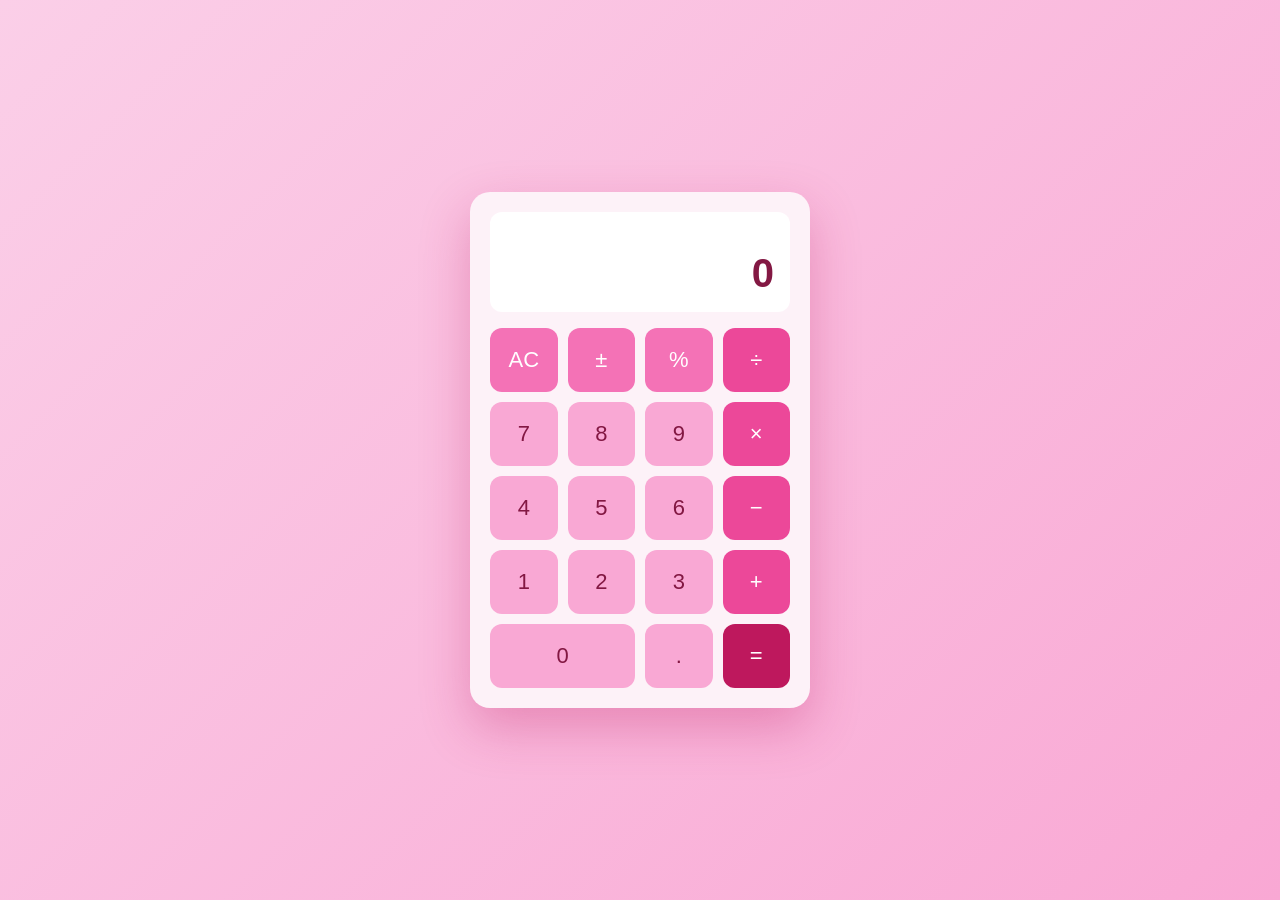
<file: 261023_14_claude_web/web_01/index.html>
<!DOCTYPE html>
<html lang="ko">
<head>
<meta charset="UTF-8">
<meta name="viewport" content="width=device-width, initial-scale=1">
<title>계산기</title>
<style>
  * { box-sizing: border-box; margin: 0; padding: 0; }
  body {
    min-height: 100vh;
    display: flex;
    align-items: center;
    justify-content: center;
    background: linear-gradient(135deg, #fbcfe8, #f9a8d4);
    font-family: "Segoe UI", "Malgun Gothic", sans-serif;
  }
  .calculator {
    width: 340px;
    padding: 20px;
    background: #fdf2f8;
    border-radius: 20px;
    box-shadow: 0 20px 50px rgba(190, 24, 93, 0.3);
  }
  .display {
    background: #fff;
    border-radius: 12px;
    padding: 16px;
    margin-bottom: 16px;
    text-align: right;
    min-height: 100px;
    display: flex;
    flex-direction: column;
    justify-content: flex-end;
    overflow: hidden;
  }
  .history { color: #be7a9f; font-size: 14px; min-height: 20px; word-break: break-all; }
  .current { color: #831843; font-size: 40px; font-weight: 600; word-break: break-all; }
  .keys { display: grid; grid-template-columns: repeat(4, 1fr); gap: 10px; }
  button {
    height: 64px;
    border: none;
    border-radius: 12px;
    font-size: 22px;
    color: #831843;
    background: #f9a8d4;
    cursor: pointer;
    transition: transform 0.05s, filter 0.15s;
  }
  button:hover { filter: brightness(1.2); }
  button:active { transform: scale(0.95); }
  button.op { color: #fff; background: #ec4899; }
  button.fn { color: #fff; background: #f472b6; }
  button.eq { color: #fff; background: #be185d; }
  button.zero { grid-column: span 2; }
</style>
</head>
<body>
<div class="calculator">
  <div class="display">
    <div class="history" id="history"></div>
    <div class="current" id="current">0</div>
  </div>
  <div class="keys">
    <button class="fn" data-action="clear">AC</button>
    <button class="fn" data-action="sign">±</button>
    <button class="fn" data-action="percent">%</button>
    <button class="op" data-op="/">÷</button>

    <button data-num="7">7</button>
    <button data-num="8">8</button>
    <button data-num="9">9</button>
    <button class="op" data-op="*">×</button>

    <button data-num="4">4</button>
    <button data-num="5">5</button>
    <button data-num="6">6</button>
    <button class="op" data-op="-">−</button>

    <button data-num="1">1</button>
    <button data-num="2">2</button>
    <button data-num="3">3</button>
    <button class="op" data-op="+">+</button>

    <button class="zero" data-num="0">0</button>
    <button data-action="dot">.</button>
    <button class="eq" data-action="equals">=</button>
  </div>
</div>

<script>
  const currentEl = document.getElementById("current");
  const historyEl = document.getElementById("history");
  const symbols = { "/": "÷", "*": "×", "-": "−", "+": "+" };

  let current = "0";
  let previous = null;
  let operator = null;
  let overwrite = false; // 다음 숫자 입력 시 화면을 덮어쓸지 여부

  function format(str) {
    if (str === "오류") return str;
    const [int, dec] = str.split(".");
    const sign = int.startsWith("-") ? "-" : "";
    const digits = int.replace("-", "");
    const withComma = digits.replace(/\B(?=(\d{3})+(?!\d))/g, ",");
    return sign + withComma + (dec !== undefined ? "." + dec : "");
  }

  function render() {
    currentEl.textContent = format(current);
    currentEl.style.fontSize = current.length > 12 ? "24px" : current.length > 8 ? "32px" : "40px";
    historyEl.textContent = operator ? `${format(previous)} ${symbols[operator]}` : "";
  }

  function compute(a, b, op) {
    a = parseFloat(a); b = parseFloat(b);
    let r;
    switch (op) {
      case "+": r = a + b; break;
      case "-": r = a - b; break;
      case "*": r = a * b; break;
      case "/": if (b === 0) return "오류"; r = a / b; break;
    }
    return String(parseFloat(r.toPrecision(12)));
  }

  function inputNum(n) {
    if (current === "오류") clearAll();
    if (overwrite || current === "0") { current = n; overwrite = false; }
    else if (current.replace(/[-.]/g, "").length < 15) current += n;
    render();
  }

  function inputDot() {
    if (current === "오류") clearAll();
    if (overwrite) { current = "0."; overwrite = false; }
    else if (!current.includes(".")) current += ".";
    render();
  }

  function inputOp(op) {
    if (current === "오류") return;
    if (operator && !overwrite) {
      current = compute(previous, current, operator);
      if (current === "오류") { operator = null; previous = null; render(); return; }
    }
    previous = current;
    operator = op;
    overwrite = true;
    render();
  }

  function equals() {
    if (!operator || current === "오류") return;
    const result = compute(previous, current, operator);
    historyEl.textContent = `${format(previous)} ${symbols[operator]} ${format(current)} =`;
    current = result;
    previous = null;
    operator = null;
    overwrite = true;
    currentEl.textContent = format(current);
  }

  function clearAll() {
    current = "0"; previous = null; operator = null; overwrite = false;
    render();
  }

  function toggleSign() {
    if (current === "0" || current === "오류") return;
    current = current.startsWith("-") ? current.slice(1) : "-" + current;
    render();
  }

  function percent() {
    if (current === "오류") return;
    current = String(parseFloat((parseFloat(current) / 100).toPrecision(12)));
    render();
  }

  function backspace() {
    if (overwrite || current === "오류") return;
    current = current.length > 1 && !(current.length === 2 && current.startsWith("-"))
      ? current.slice(0, -1) : "0";
    render();
  }

  document.querySelector(".keys").addEventListener("click", (e) => {
    const b = e.target.closest("button");
    if (!b) return;
    if (b.dataset.num !== undefined) inputNum(b.dataset.num);
    else if (b.dataset.op) inputOp(b.dataset.op);
    else switch (b.dataset.action) {
      case "clear": clearAll(); break;
      case "sign": toggleSign(); break;
      case "percent": percent(); break;
      case "dot": inputDot(); break;
      case "equals": equals(); break;
    }
  });

  // 키보드 지원
  document.addEventListener("keydown", (e) => {
    if (/^\d$/.test(e.key)) inputNum(e.key);
    else if (e.key === ".") inputDot();
    else if ("+-*/".includes(e.key)) inputOp(e.key);
    else if (e.key === "Enter" || e.key === "=") { e.preventDefault(); equals(); }
    else if (e.key === "Backspace") backspace();
    else if (e.key === "Escape" || e.key === "Delete") clearAll();
    else if (e.key === "%") percent();
  });

  render();
</script>
</body>
</html>
</file>
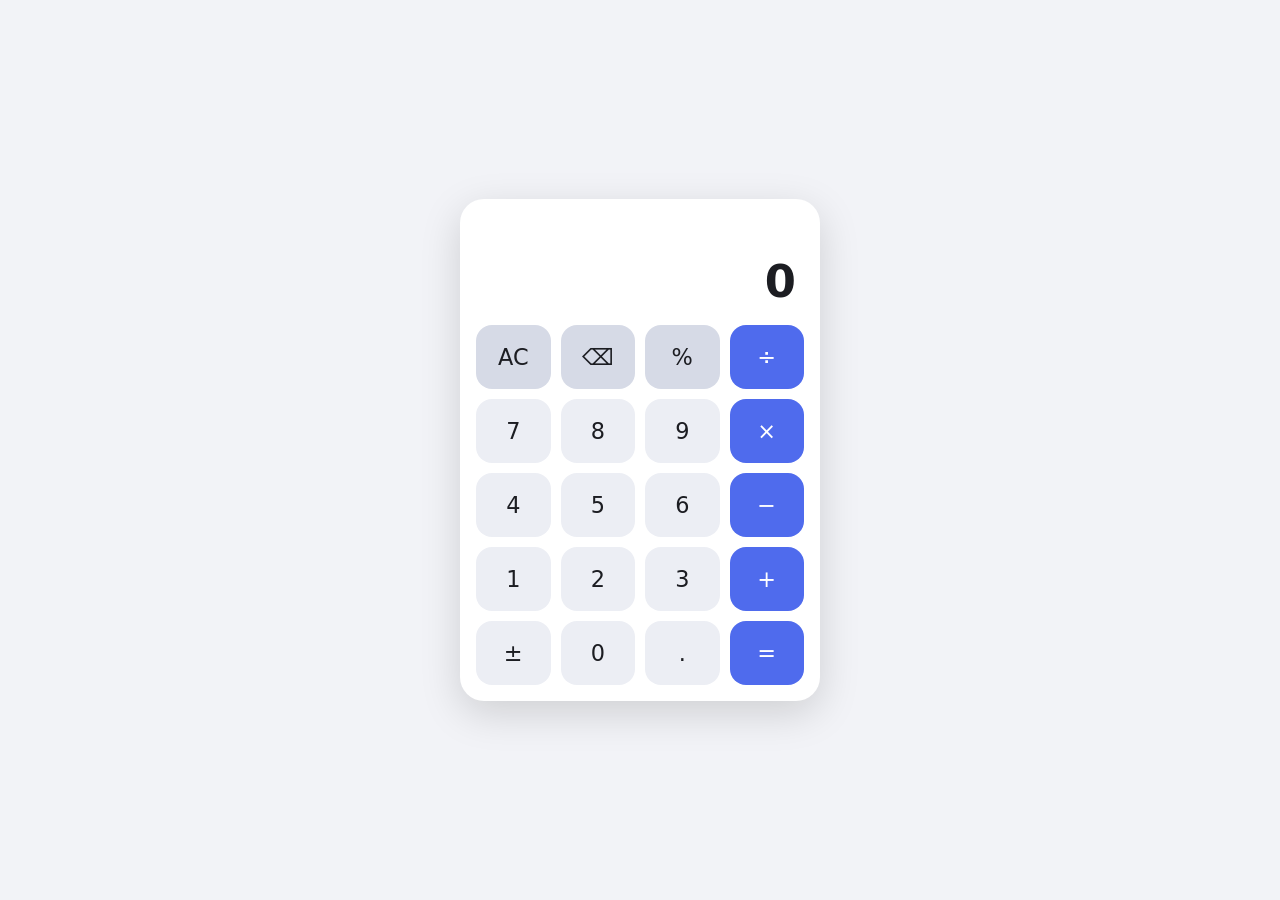
<file: 261023_14_claude_web/web_02/index.html>
<!DOCTYPE html>
<html lang="ko">
<head>
  <meta charset="UTF-8">
  <meta name="viewport" content="width=device-width, initial-scale=1">
  <title>계산기</title>
  <link rel="stylesheet" href="style.css">
</head>
<body>
  <main class="calculator">
    <div class="display" aria-live="polite">
      <div class="expression" id="expression"></div>
      <div class="current" id="current">0</div>
    </div>
    <div class="keys">
      <button data-action="clear" class="fn">AC</button>
      <button data-action="backspace" class="fn">⌫</button>
      <button data-action="percent" class="fn">%</button>
      <button data-op="÷" class="op">÷</button>

      <button data-digit="7">7</button>
      <button data-digit="8">8</button>
      <button data-digit="9">9</button>
      <button data-op="×" class="op">×</button>

      <button data-digit="4">4</button>
      <button data-digit="5">5</button>
      <button data-digit="6">6</button>
      <button data-op="−" class="op">−</button>

      <button data-digit="1">1</button>
      <button data-digit="2">2</button>
      <button data-digit="3">3</button>
      <button data-op="+" class="op">+</button>

      <button data-action="negate">±</button>
      <button data-digit="0">0</button>
      <button data-action="decimal">.</button>
      <button data-action="equals" class="eq">=</button>
    </div>
  </main>
  <canvas id="fireworks"></canvas>
  <script src="script.js"></script>
</body>
</html>
</file>
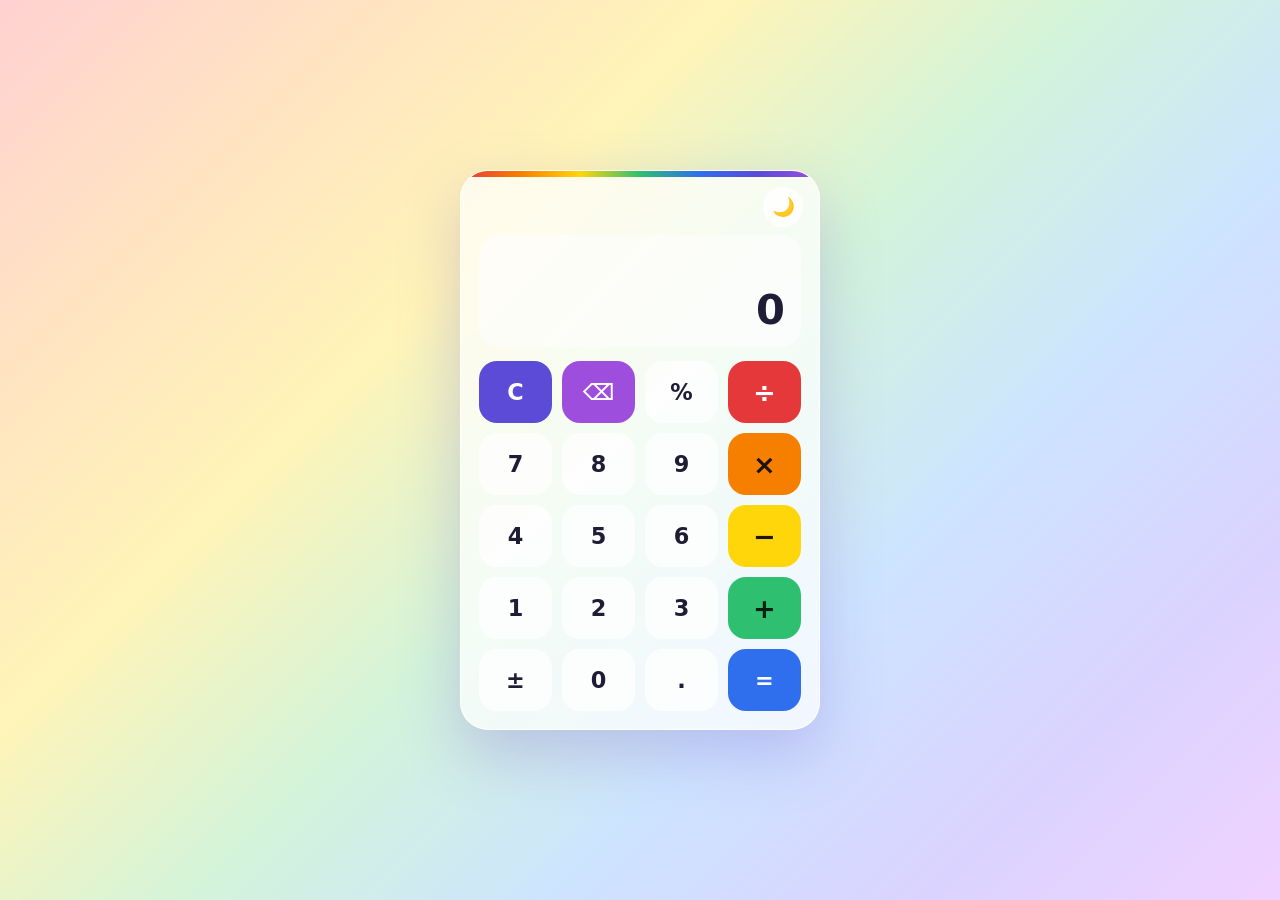
<file: 261023_14_claude_web/web_03/index.html>
<!DOCTYPE html>
<html lang="ko">
<head>
  <meta charset="UTF-8">
  <meta name="viewport" content="width=device-width, initial-scale=1">
  <title>레인보우 계산기</title>
  <script>
    // 첫 페인트 전에 테마를 정해서 깜빡임을 막는다.
    (function () {
      var theme;
      try { theme = localStorage.getItem("theme"); } catch (e) {}
      if (theme !== "light" && theme !== "dark") {
        theme = matchMedia("(prefers-color-scheme: dark)").matches ? "dark" : "light";
      }
      document.documentElement.dataset.theme = theme;
    })();
  </script>
  <link rel="stylesheet" href="style.css">
</head>
<body>
  <main class="calculator">
    <button type="button" id="theme-toggle" class="theme-toggle" aria-label="다크 모드로 전환">🌙</button>

    <section class="display" aria-label="계산 화면">
      <div id="expression" class="display__expression"></div>
      <div id="result" class="display__result" aria-live="polite">0</div>
    </section>

    <section class="keys" id="keys" aria-label="계산기 버튼">
      <button type="button" class="key key--indigo" data-action="clear">C</button>
      <button type="button" class="key key--violet" data-action="backspace" aria-label="지우기">⌫</button>
      <button type="button" class="key" data-action="percent">%</button>
      <button type="button" class="key key--red" data-action="op" data-value="/" aria-label="나누기">÷</button>

      <button type="button" class="key key--num" data-action="digit" data-value="7">7</button>
      <button type="button" class="key key--num" data-action="digit" data-value="8">8</button>
      <button type="button" class="key key--num" data-action="digit" data-value="9">9</button>
      <button type="button" class="key key--orange" data-action="op" data-value="*" aria-label="곱하기">×</button>

      <button type="button" class="key key--num" data-action="digit" data-value="4">4</button>
      <button type="button" class="key key--num" data-action="digit" data-value="5">5</button>
      <button type="button" class="key key--num" data-action="digit" data-value="6">6</button>
      <button type="button" class="key key--yellow" data-action="op" data-value="-" aria-label="빼기">−</button>

      <button type="button" class="key key--num" data-action="digit" data-value="1">1</button>
      <button type="button" class="key key--num" data-action="digit" data-value="2">2</button>
      <button type="button" class="key key--num" data-action="digit" data-value="3">3</button>
      <button type="button" class="key key--green" data-action="op" data-value="+" aria-label="더하기">+</button>

      <button type="button" class="key" data-action="negate" aria-label="부호 바꾸기">±</button>
      <button type="button" class="key key--num" data-action="digit" data-value="0">0</button>
      <button type="button" class="key" data-action="dot" aria-label="소수점">.</button>
      <button type="button" class="key key--blue" data-action="equals" aria-label="계산">=</button>
    </section>
  </main>

  <script src="script.js"></script>
</body>
</html>
</file>
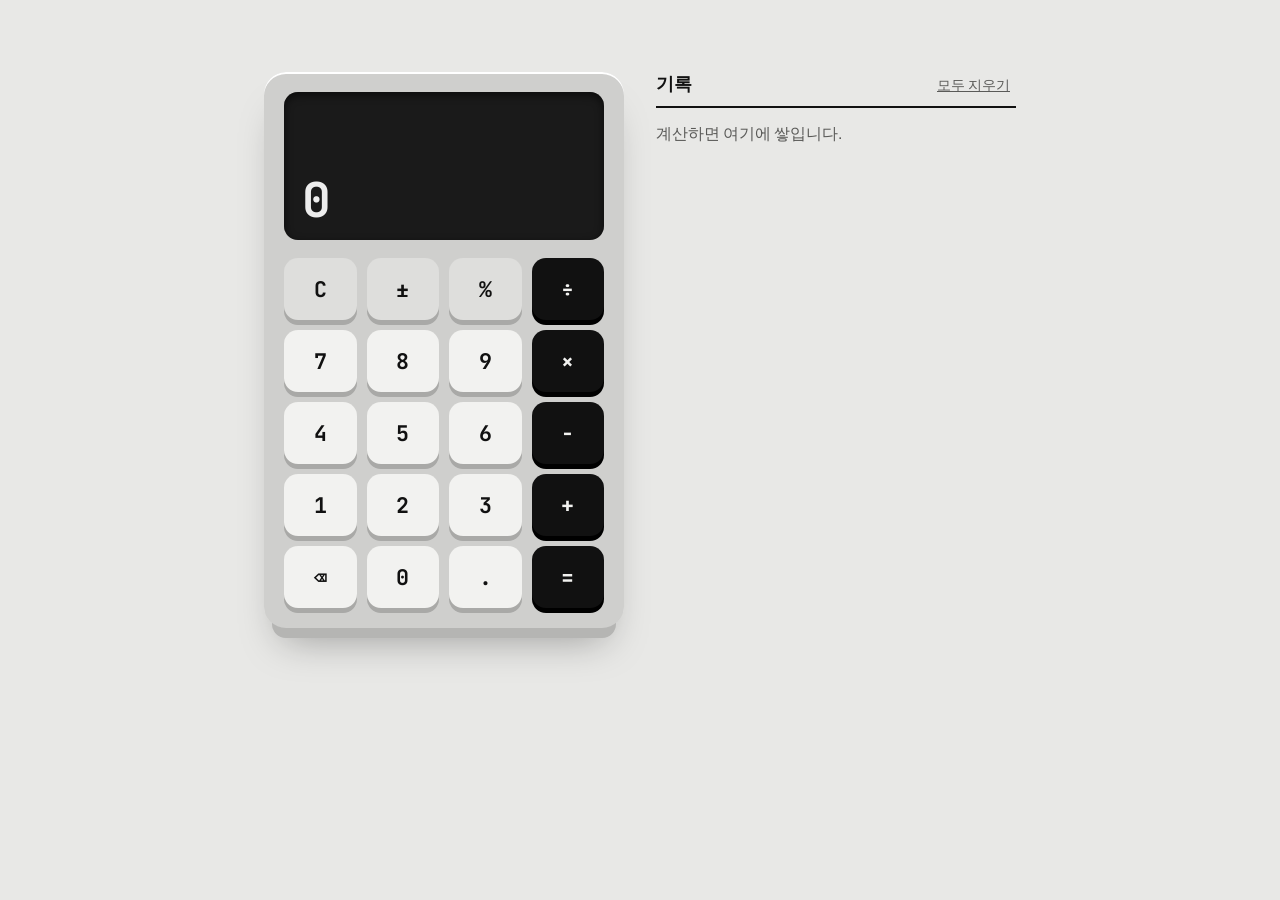
<file: 261023_14_claude_web/web_04/index.html>
<!doctype html>
<html lang="ko">
<head>
  <meta charset="utf-8">
  <meta name="viewport" content="width=device-width, initial-scale=1">
  <title>모노 계산기</title>
  <link rel="preconnect" href="https://fonts.googleapis.com">
  <link rel="preconnect" href="https://fonts.gstatic.com" crossorigin>
  <link href="https://fonts.googleapis.com/css2?family=Archivo:wght@500;700&family=JetBrains+Mono:wght@400;700&display=swap" rel="stylesheet">
  <link rel="stylesheet" href="style.css">
</head>
<body>
  <main class="stage">
    <section class="calc" aria-label="계산기">
      <div class="display" role="status" aria-live="polite">
        <div class="expression" id="expression"></div>
        <div class="result" id="result">0</div>
      </div>

      <div class="keys" id="keys">
        <button class="key fn" data-action="clear">C</button>
        <button class="key fn" data-action="sign" aria-label="부호 전환">±</button>
        <button class="key fn" data-action="percent" aria-label="퍼센트">%</button>
        <button class="key op" data-action="operator" data-value="÷" aria-label="나누기">÷</button>

        <button class="key" data-action="digit" data-value="7">7</button>
        <button class="key" data-action="digit" data-value="8">8</button>
        <button class="key" data-action="digit" data-value="9">9</button>
        <button class="key op" data-action="operator" data-value="×" aria-label="곱하기">×</button>

        <button class="key" data-action="digit" data-value="4">4</button>
        <button class="key" data-action="digit" data-value="5">5</button>
        <button class="key" data-action="digit" data-value="6">6</button>
        <button class="key op" data-action="operator" data-value="−" aria-label="빼기">−</button>

        <button class="key" data-action="digit" data-value="1">1</button>
        <button class="key" data-action="digit" data-value="2">2</button>
        <button class="key" data-action="digit" data-value="3">3</button>
        <button class="key op" data-action="operator" data-value="+" aria-label="더하기">+</button>

        <button class="key" data-action="backspace" aria-label="한 글자 지우기">⌫</button>
        <button class="key" data-action="digit" data-value="0">0</button>
        <button class="key" data-action="decimal" aria-label="소수점">.</button>
        <button class="key op" data-action="equals" aria-label="계산">=</button>
      </div>
    </section>

    <aside class="history" aria-label="계산 기록">
      <div class="history-head">
        <h2>기록</h2>
        <button class="history-clear" id="historyClear" type="button">모두 지우기</button>
      </div>
      <ol class="history-list" id="historyList">
        <li class="history-empty">계산하면 여기에 쌓입니다.</li>
      </ol>
    </aside>
  </main>

  <script src="script.js"></script>
</body>
</html>
</file>
<file: 261023_14_claude_web/web_02/style.css>
:root {
  --bg: #f2f3f7;
  --panel: #ffffff;
  --text: #1c1d22;
  --key: #eceef4;
  --key-active: #dde0ea;
  --fn: #d6dae6;
  --op: #4f6bed;
  --op-text: #ffffff;
  --muted: #7a7f90;
}

@media (prefers-color-scheme: dark) {
  :root {
    --bg: #14151a;
    --panel: #1e2027;
    --text: #f1f2f6;
    --key: #2a2d37;
    --key-active: #353945;
    --fn: #3a3e4b;
    --op: #5b76ff;
    --muted: #8b90a1;
  }
}

* { box-sizing: border-box; }

body {
  margin: 0;
  min-height: 100vh;
  display: grid;
  place-items: center;
  padding: 16px;
  background: var(--bg);
  color: var(--text);
  font-family: system-ui, -apple-system, "Segoe UI", "Malgun Gothic", sans-serif;
}

.calculator {
  width: 100%;
  max-width: 360px;
  padding: 16px;
  border-radius: 24px;
  background: var(--panel);
  box-shadow: 0 12px 40px rgba(0, 0, 0, 0.15);
}

.display {
  min-height: 110px;
  padding: 12px 8px 16px;
  display: flex;
  flex-direction: column;
  justify-content: flex-end;
  align-items: flex-end;
  overflow: hidden;
}

.expression {
  min-height: 1.4em;
  color: var(--muted);
  font-size: 1rem;
}

.current {
  max-width: 100%;
  font-size: 2.8rem;
  font-weight: 600;
  line-height: 1.2;
  white-space: nowrap;
}

.keys {
  display: grid;
  grid-template-columns: repeat(4, 1fr);
  gap: 10px;
}

button {
  height: 64px;
  border: 0;
  border-radius: 16px;
  background: var(--key);
  color: var(--text);
  font: inherit;
  font-size: 1.4rem;
  cursor: pointer;
  transition: background 0.1s, transform 0.05s;
}

button {
  position: relative;
  overflow: hidden;
  -webkit-tap-highlight-color: transparent;
}

@media (hover: hover) {
  button:hover { transform: translateY(-2px); box-shadow: 0 4px 10px rgba(0, 0, 0, 0.15); }
}

button:active { background: var(--key-active); transform: scale(0.93); box-shadow: none; }

.ripple {
  position: absolute;
  border-radius: 50%;
  background: currentColor;
  opacity: 0.3;
  transform: scale(0);
  pointer-events: none;
  animation: ripple 0.5s ease-out forwards;
}

@keyframes ripple {
  to { transform: scale(1); opacity: 0; }
}

#fireworks {
  position: fixed;
  inset: 0;
  width: 100%;
  height: 100%;
  pointer-events: none;
  z-index: 10;
}

.current.pop { animation: pop 0.15s ease-out; }

@keyframes pop {
  from { transform: scale(0.94); opacity: 0.6; }
  to { transform: scale(1); opacity: 1; }
}

@media (prefers-reduced-motion: reduce) {
  .ripple, .current.pop { animation: none; }
  button { transition: none; }
}
button:focus-visible { outline: 2px solid var(--op); outline-offset: 2px; }

button.fn { background: var(--fn); }
button.op, button.eq { background: var(--op); color: var(--op-text); }
button.op.selected { outline: 3px solid var(--text); outline-offset: -3px; }
button.op:active, button.eq:active { filter: brightness(0.9); }

@media (max-width: 380px) {
  button { height: 56px; font-size: 1.25rem; }
  .current { font-size: 2.3rem; }
}
</file>
<file: 261023_14_claude_web/web_03/style.css>
:root {
  --bg: linear-gradient(135deg, #ffd1d1, #ffe3c2, #fff4b8, #d3f4da, #cde4ff, #dad3ff, #f0d2ff);
  --card: rgba(255, 255, 255, 0.72);
  --card-border: rgba(255, 255, 255, 0.85);
  --shadow: 0 24px 60px rgba(120, 90, 200, 0.28);
  --text: #1f1d36;
  --muted: #5f5d7a;
  --display-bg: rgba(255, 255, 255, 0.6);
  --key-bg: rgba(255, 255, 255, 0.8);
  --key-text: #1f1d36;
  --toggle-bg: rgba(255, 255, 255, 0.85);
  --error: #c1121f;
}

[data-theme="dark"] {
  --bg: linear-gradient(135deg, #4a1d2b, #4a2f1a, #43401a, #1b4030, #1b3366, #2d2170, #4a1f66);
  --card: rgba(18, 16, 48, 0.78);
  --card-border: rgba(255, 255, 255, 0.14);
  --shadow: 0 24px 60px rgba(0, 0, 0, 0.55);
  --text: #f3f2ff;
  --muted: #b4b2d6;
  --display-bg: rgba(255, 255, 255, 0.07);
  --key-bg: rgba(255, 255, 255, 0.12);
  --key-text: #f3f2ff;
  --toggle-bg: rgba(255, 255, 255, 0.14);
  --error: #ff8b94;
}

* {
  box-sizing: border-box;
}

body {
  margin: 0;
  min-height: 100vh;
  min-height: 100dvh;
  display: flex;
  align-items: center;
  justify-content: center;
  padding: 16px;
  background: var(--bg);
  color: var(--text);
  font-family: "Pretendard", "Malgun Gothic", "Apple SD Gothic Neo", system-ui, sans-serif;
  transition: color 0.3s;
}

.calculator {
  position: relative;
  width: min(100%, 360px);
  padding: 64px 18px 18px;
  border-radius: 28px;
  background: var(--card);
  border: 1px solid var(--card-border);
  box-shadow: var(--shadow);
  overflow: hidden;
  transition: background 0.3s, border-color 0.3s, box-shadow 0.3s;
}

.calculator::before {
  content: "";
  position: absolute;
  inset: 0 0 auto 0;
  height: 6px;
  background: linear-gradient(90deg, #e5383b, #f77f00, #ffd60a, #2fbf71, #2f6fed, #5c4bd6, #9d4edd);
}

.theme-toggle {
  position: absolute;
  top: 16px;
  right: 16px;
  width: 40px;
  height: 40px;
  border: 0;
  border-radius: 50%;
  background: var(--toggle-bg);
  font-size: 1.15rem;
  line-height: 1;
  cursor: pointer;
  transition: background 0.3s, transform 0.15s;
}

.theme-toggle:hover {
  transform: rotate(15deg) scale(1.08);
}

.display {
  min-height: 112px;
  margin-bottom: 14px;
  padding: 12px 16px;
  border-radius: 20px;
  background: var(--display-bg);
  display: flex;
  flex-direction: column;
  justify-content: flex-end;
  align-items: flex-end;
  text-align: right;
  overflow: hidden;
  transition: background 0.3s;
}

.display__expression {
  min-height: 1.4em;
  max-width: 100%;
  color: var(--muted);
  font-size: 1rem;
  white-space: nowrap;
  overflow: hidden; /* 길어지면 script.js가 오른쪽 끝(최근 입력)으로 스크롤한다 */
}

.display__result {
  max-width: 100%;
  font-size: 2.6rem;
  font-weight: 700;
  line-height: 1.2;
  white-space: nowrap;
}

.display__result[data-size="s"] {
  font-size: 2rem;
}

.display__result[data-size="xs"] {
  font-size: 1.5rem;
}

.display__result.is-error {
  color: var(--error);
  font-size: 1.35rem;
}

.keys {
  display: grid;
  grid-template-columns: repeat(4, 1fr);
  gap: 10px;
}

.key {
  --k: var(--key-bg);
  --kt: var(--key-text);
  height: 62px;
  border: 0;
  border-radius: 18px;
  background: var(--k);
  color: var(--kt);
  font: inherit;
  font-size: 1.4rem;
  font-weight: 600;
  cursor: pointer;
  transition: background 0.3s, color 0.3s, transform 0.1s, filter 0.15s;
}

.key[data-action="op"] {
  font-size: 1.7rem;
}

.key:hover {
  filter: brightness(1.08);
}

.key:active {
  transform: scale(0.95);
}

.key:focus-visible,
.theme-toggle:focus-visible {
  outline: 3px solid var(--text);
  outline-offset: 2px;
}

.key--red { --k: #e5383b; --kt: #fff; }
.key--orange { --k: #f77f00; --kt: #1b1200; }
.key--yellow { --k: #ffd60a; --kt: #1b1700; }
.key--green { --k: #2fbf71; --kt: #04210f; }
.key--blue { --k: #2f6fed; --kt: #fff; }
.key--indigo { --k: #5c4bd6; --kt: #fff; }
.key--violet { --k: #9d4edd; --kt: #fff; }

/* 버튼을 누르면(키보드 포함) 자기 색으로 반짝인다. */
.spark {
  animation: spark 0.45s ease-out;
}

@keyframes spark {
  0% {
    box-shadow: 0 0 0 0 var(--k, #ff9f1c);
    filter: brightness(1.45);
  }
  100% {
    box-shadow: 0 0 0 14px transparent;
    filter: brightness(1);
  }
}

@media (max-width: 360px) {
  .key {
    height: 54px;
    font-size: 1.25rem;
  }

  .display__result {
    font-size: 2.2rem;
  }
}

@media (prefers-reduced-motion: reduce) {
  *,
  *::before,
  *::after {
    transition: none !important;
    animation: none !important;
  }
}
</file>
<file: 261023_14_claude_web/web_04/style.css>
:root {
  --paper: #e8e8e6;
  --body: #cfcfcd;
  --key: #f2f2f0;
  --key-edge: #a9a9a7;
  --ink: #111111;
  --ink-soft: #5a5a58;
  --screen: #1a1a1a;
  --screen-ink: #ededed;
  --screen-dim: #8c8c8a;
  --op: #111111;
  --op-ink: #f2f2f0;
  --op-edge: #000000;
  --radius: 14px;
}

* { box-sizing: border-box; }

body {
  margin: 0;
  min-height: 100vh;
  background: var(--paper);
  color: var(--ink);
  font-family: "Archivo", sans-serif;
}

.stage {
  min-height: 100vh;
  display: flex;
  flex-wrap: wrap;
  align-items: flex-start;
  justify-content: center;
  gap: 32px;
  padding: 48px 16px;
}

/* 본체 */
.calc {
  width: 100%;
  max-width: 360px;
  padding: 20px;
  background: var(--body);
  border-radius: 22px;
  box-shadow: 0 2px 0 #fff inset, 0 18px 0 -8px #b5b5b3, 0 28px 40px -18px rgba(0, 0, 0, 0.35);
}

/* 표시부: 이 화면에서 가장 기억에 남아야 하는 부분 */
.display {
  height: 148px;
  padding: 16px 18px;
  display: flex;
  flex-direction: column;
  justify-content: space-between;
  background: var(--screen);
  color: var(--screen-ink);
  border-radius: var(--radius);
  box-shadow: 0 3px 8px rgba(0, 0, 0, 0.6) inset;
  font-family: "JetBrains Mono", monospace;
  overflow: hidden;
}

.expression {
  min-height: 1.4em;
  font-size: 0.95rem;
  color: var(--screen-dim);
  text-align: left;
  white-space: nowrap;
  overflow: hidden;
  text-overflow: ellipsis;
}

.result {
  font-size: 3rem;
  font-weight: 700;
  line-height: 1;
  text-align: left;
  white-space: nowrap;
  overflow: hidden;
}

.result.small { font-size: 2rem; }
.result.tiny { font-size: 1.4rem; }
.result.error { font-size: 1.1rem; font-family: "Archivo", sans-serif; font-weight: 500; line-height: 1.3; white-space: normal; }

/* 키패드 */
.keys {
  margin-top: 18px;
  display: grid;
  grid-template-columns: repeat(4, 1fr);
  gap: 10px;
}

.key {
  height: 62px;
  border: 0;
  border-radius: var(--radius);
  background: var(--key);
  color: var(--ink);
  font: 700 1.35rem "JetBrains Mono", monospace;
  cursor: pointer;
  box-shadow: 0 5px 0 var(--key-edge);
  transition: transform 0.06s ease, box-shadow 0.06s ease;
}

.key.fn { background: #dededc; }
.key.op { background: var(--op); color: var(--op-ink); box-shadow: 0 5px 0 var(--op-edge); }

.key:active,
.key.pressed {
  transform: translateY(4px);
  box-shadow: 0 1px 0 var(--key-edge);
}
.key.op:active,
.key.op.pressed { box-shadow: 0 1px 0 var(--op-edge); }

.key:focus-visible,
.history-clear:focus-visible,
.history-item:focus-visible {
  outline: 3px solid var(--ink);
  outline-offset: 3px;
}

/* 기록 */
.history {
  width: 100%;
  max-width: 360px;
  min-height: 200px;
}

.history-head {
  display: flex;
  align-items: baseline;
  justify-content: space-between;
  padding-bottom: 10px;
  border-bottom: 2px solid var(--ink);
}

.history-head h2 { margin: 0; font-size: 1.1rem; }

.history-clear {
  border: 0;
  background: none;
  color: var(--ink-soft);
  font: 500 0.9rem "Archivo", sans-serif;
  text-decoration: underline;
  cursor: pointer;
}

.history-list { list-style: none; margin: 0; padding: 0; }

.history-empty { padding: 16px 0; color: var(--ink-soft); }

.history-item {
  display: block;
  width: 100%;
  padding: 12px 0;
  border: 0;
  border-bottom: 1px solid var(--key-edge);
  background: none;
  text-align: left;
  font-family: "JetBrains Mono", monospace;
  color: var(--ink);
  cursor: pointer;
}

.history-item .eq { display: block; font-size: 0.85rem; color: var(--ink-soft); overflow-wrap: anywhere; }
.history-item .val { display: block; font-size: 1.25rem; font-weight: 700; overflow-wrap: anywhere; }
.history-item:hover .val { text-decoration: underline; }

@media (min-width: 800px) {
  .stage { flex-wrap: nowrap; align-items: flex-start; padding-top: 72px; }
}

@media (prefers-reduced-motion: reduce) {
  .key { transition: none; }
}
</file>
